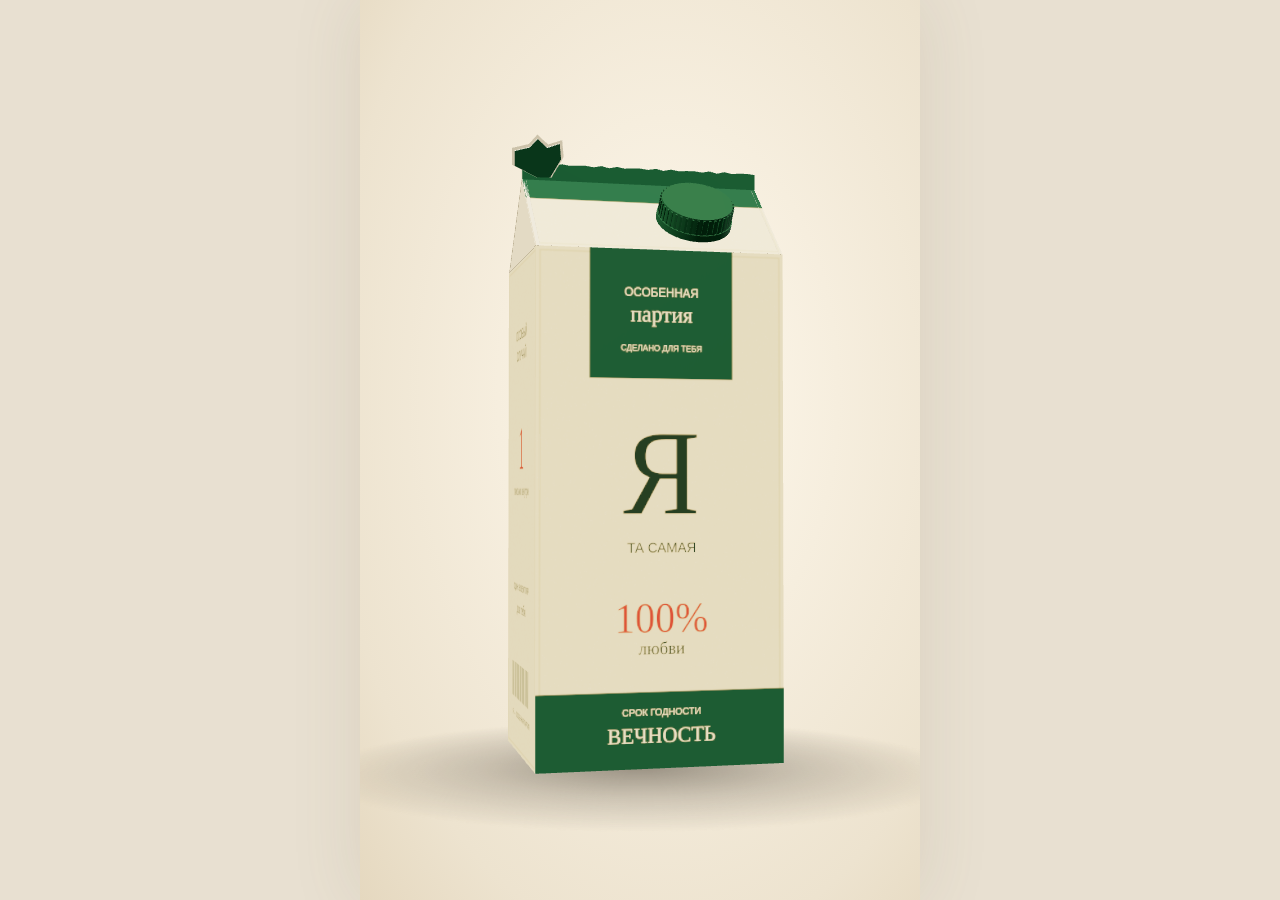
<file: index.html>
<!doctype html><html lang="ru"><head><meta charset="UTF-8"><meta name="viewport" content="width=device-width, initial-scale=1, viewport-fit=cover"><meta name="theme-color" content="#eee5d3"><title>Для Я — письмо внутри</title><meta name="description" content="Личное письмо для Я и Руслана."><link rel="icon" href="data:image/svg+xml,%3Csvg xmlns='http://www.w3.org/2000/svg' viewBox='0 0 32 32'%3E%3Crect width='32' height='32' rx='8' fill='%231c4536'/%3E%3Cpath d='M7 11h18v13H7zM7 11l9 7 9-7' fill='none' stroke='%23f4e8c8' stroke-width='2'/%3E%3C/svg%3E"><link rel="stylesheet" href="./style.css"><style>.poem p{font-size:clamp(16px,4.25vw,18px);line-height:1.7;margin:0 0 1.5em;overflow-wrap:break-word}.poem p:last-child{margin-bottom:0}dialog{scrollbar-width:none;-ms-overflow-style:none;-webkit-overflow-scrolling:touch}dialog::-webkit-scrollbar{display:none;width:0;height:0}</style></head><body>
<main id="experience" class="milk"><div id="bar-background" aria-hidden="true"></div><div class="bar-vignette" aria-hidden="true"></div><div id="stage" role="group" aria-label="Коробка для Я"><canvas id="scene" aria-hidden="true"></canvas></div><button id="tear-hit" class="object-hit" aria-label="Надорванный угол коробки" aria-describedby="edge-description"></button><span id="edge-description" class="sr-only">Потяните за угол, чтобы разорвать упаковку. С клавиатуры — нажмите Enter.</span><button id="paper-hit" class="object-hit" aria-label="Взять и раскрыть письмо" hidden></button><div id="loading" role="status">…</div><button id="fallback" hidden>Прочитать письмо</button><div class="subtitle" id="subtitle" aria-live="polite"></div></main>
<dialog id="letter" aria-labelledby="letter-title"><button id="close-letter" aria-label="Закрыть письмо">×</button><article class="paper"><h1 id="letter-title">Я,</h1><div id="letter-content" class="poem">
<p>Красота.<br>
Изящество.<br>
Блеск глаз.<br>
Искра.<br>
Я, кажется, ты влюблена!</p>
<p>Душа.<br>
Связь.<br>
Готовность не облизывать мёд целый час.<br>
Стоять непоколебимо.</p>
<p>Откусить поменьше каравая,<br>
дав мужу насладиться его силой и властью.<br>
Грамотность.<br>
Ум.<br>
Тактичность.</p>
<p>Я,<br>
твой верный друг<br>
отдаст тебя за тридцать рублей,<br>
чтоб тебя забрал<br>
добрый, крепкий, сильный зверь —<br>
медведь,<br>
медвежонок, каким его видишь ты.</p>
<p>На кабардинском знаю «упсо»!<br>
Спасибо, что вы here.</p>
<p>За Куготовых — каждый поднятый бокал<br>
четыре дня кряду!</p>
<p>Кусок торта, который предложат в селе<br>
с коровами и садом,<br>
куплю заранее!<br>
Не задумываясь, друга перебью.<br>
Толкнут в плечо, скажут: «Двадцатку!»<br>
Руку подниму,<br>
во всё горло крикну!</p>
<p>Московские понты<br>
на кабардинско-саратовской свадьбе!</p>
<p>Всё равно дешевле<br>
того самого лимонада,<br>
сладко направляющего<br>
в сторону правды.</p>
<p>Я вас обоих сильно люблю!<br>
Пучеглазик и я —<br>
ваши верные друзья.<br>
Когда надо — они тут.<br>
А если что — спрячетесь в теньку.</p>
</div></article></dialog><script type="module" src="./app.js?v=20261016-letters"></script></body></html>
</file>
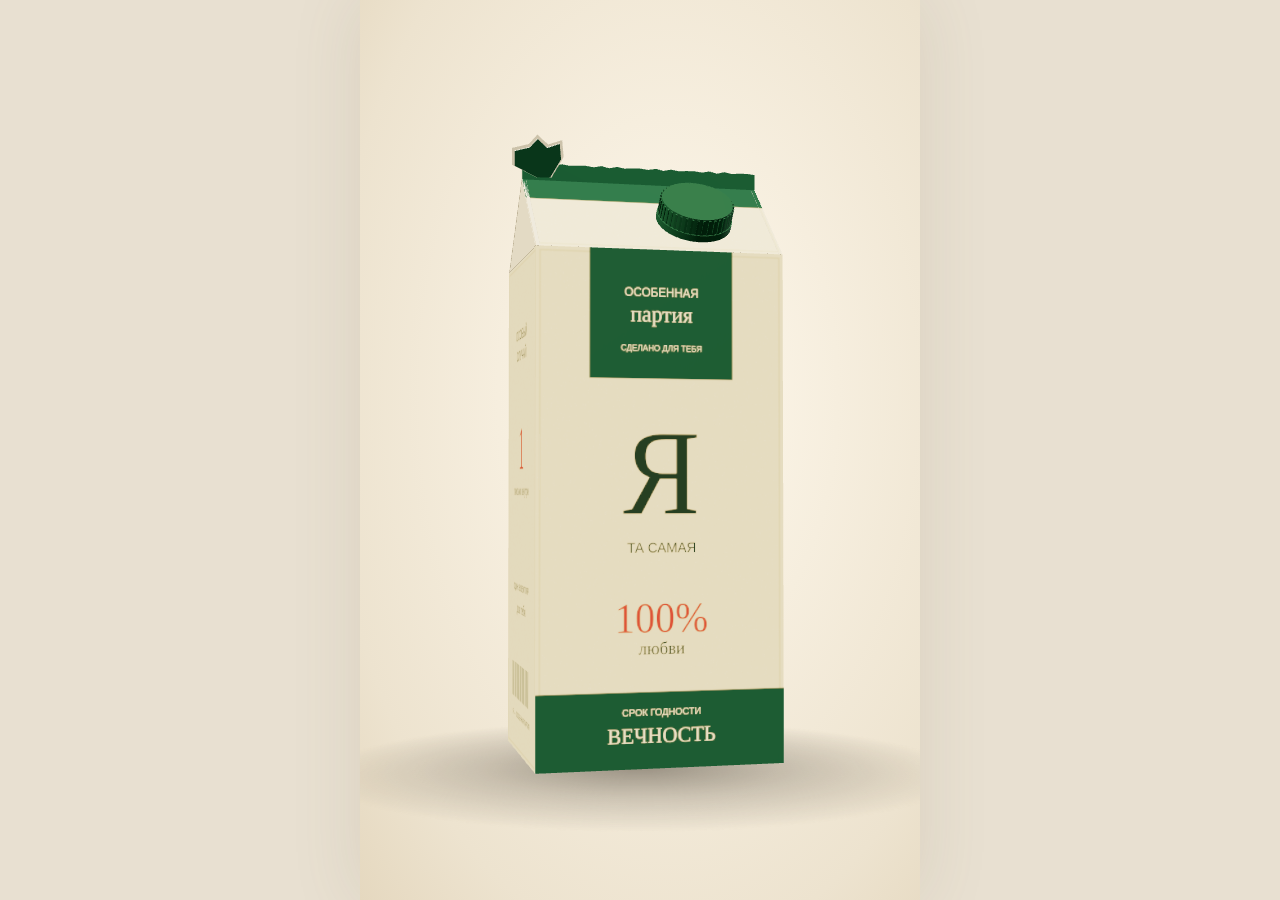
<file: for-ya/index.html>
<!doctype html><html lang="ru"><head><meta charset="UTF-8"><meta name="viewport" content="width=device-width, initial-scale=1, viewport-fit=cover"><meta name="theme-color" content="#eee5d3"><title>Для Я — письмо внутри</title><meta name="description" content="Личное письмо для Я и Руслана."><link rel="icon" href="data:image/svg+xml,%3Csvg xmlns='http://www.w3.org/2000/svg' viewBox='0 0 32 32'%3E%3Crect width='32' height='32' rx='8' fill='%231c4536'/%3E%3Cpath d='M7 11h18v13H7zM7 11l9 7 9-7' fill='none' stroke='%23f4e8c8' stroke-width='2'/%3E%3C/svg%3E"><link rel="stylesheet" href="../style.css"><style>.poem p{font-size:clamp(16px,4.25vw,18px);line-height:1.7;margin:0 0 1.5em;overflow-wrap:break-word}.poem p:last-child{margin-bottom:0}dialog{scrollbar-width:none;-ms-overflow-style:none;-webkit-overflow-scrolling:touch}dialog::-webkit-scrollbar{display:none;width:0;height:0}</style></head><body>
<main id="experience" class="milk"><div id="bar-background" aria-hidden="true"></div><div class="bar-vignette" aria-hidden="true"></div><div id="stage" role="group" aria-label="Коробка для Я"><canvas id="scene" aria-hidden="true"></canvas></div><button id="tear-hit" class="object-hit" aria-label="Надорванный угол коробки" aria-describedby="edge-description"></button><span id="edge-description" class="sr-only">Потяните за угол, чтобы разорвать упаковку. С клавиатуры — нажмите Enter.</span><button id="paper-hit" class="object-hit" aria-label="Взять и раскрыть письмо" hidden></button><div id="loading" role="status">…</div><button id="fallback" hidden>Прочитать письмо</button><div class="subtitle" id="subtitle" aria-live="polite"></div></main>
<dialog id="letter" aria-labelledby="letter-title"><button id="close-letter" aria-label="Закрыть письмо">×</button><article class="paper"><h1 id="letter-title">Я,</h1><div id="letter-content" class="poem">
<p>Красота.<br>
Изящество.<br>
Блеск глаз.<br>
Искра.<br>
Я, кажется, ты влюблена!</p>
<p>Душа.<br>
Связь.<br>
Готовность не облизывать мёд целый час.<br>
Стоять непоколебимо.</p>
<p>Откусить поменьше каравая,<br>
дав мужу насладиться его силой и властью.<br>
Грамотность.<br>
Ум.<br>
Тактичность.</p>
<p>Я,<br>
твой верный друг<br>
отдаст тебя за тридцать рублей,<br>
чтоб тебя забрал<br>
добрый, крепкий, сильный зверь —<br>
медведь,<br>
медвежонок, каким его видишь ты.</p>
<p>На кабардинском знаю «упсо»!<br>
Спасибо, что вы here.</p>
<p>За Куготовых — каждый поднятый бокал<br>
четыре дня кряду!</p>
<p>Кусок торта, который предложат в селе<br>
с коровами и садом,<br>
куплю заранее!<br>
Не задумываясь, друга перебью.<br>
Толкнут в плечо, скажут: «Двадцатку!»<br>
Руку подниму,<br>
во всё горло крикну!</p>
<p>Московские понты<br>
на кабардинско-саратовской свадьбе!</p>
<p>Всё равно дешевле<br>
того самого лимонада,<br>
сладко направляющего<br>
в сторону правды.</p>
<p>Я вас обоих сильно люблю!<br>
Пучеглазик и я —<br>
ваши верные друзья.<br>
Когда надо — они тут.<br>
А если что — спрячетесь в теньку.</p>
</div></article></dialog><script type="module" src="../app.js?v=20261016-letters"></script></body></html>
</file>
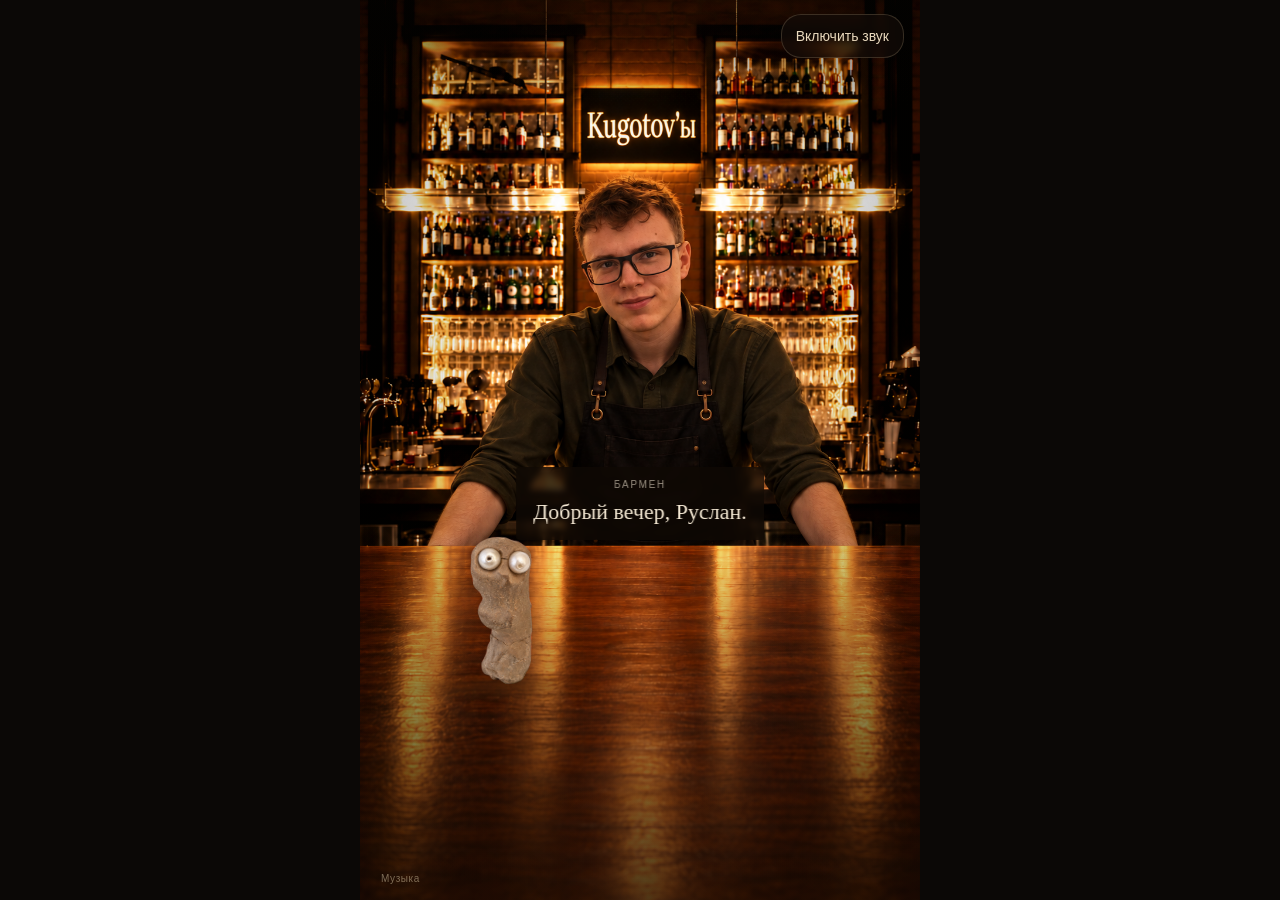
<file: ruslans/index.html>
<!doctype html><html lang="ru"><head><meta charset="UTF-8"><meta name="viewport" content="width=device-width, initial-scale=1, viewport-fit=cover"><meta name="theme-color" content="#110b07"><title>Ruslan’s</title><meta name="description" content="Один вечер в Ruslan’s. Виски, джаз и личное письмо."><link rel="icon" href="data:image/svg+xml,%3Csvg xmlns='http://www.w3.org/2000/svg' viewBox='0 0 32 32'%3E%3Crect width='32' height='32' rx='8' fill='%23281b10'/%3E%3Cpath d='M8 9h16l-2 15H10z' fill='none' stroke='%23d5b47b' stroke-width='2'/%3E%3Cpath d='M10 17h12v6H10z' fill='%239b622b'/%3E%3C/svg%3E"><link rel="stylesheet" href="../bar.css?v=20261016-kugotov"><style>.poem p{font-size:clamp(16px,4.25vw,18px);line-height:1.7;margin:0 0 1.5em;overflow-wrap:break-word}.poem p:last-child{margin-bottom:0}dialog{scrollbar-width:none;-ms-overflow-style:none;-webkit-overflow-scrolling:touch}dialog::-webkit-scrollbar{display:none;width:0;height:0}</style></head><body>
<main id="bar-experience" data-state="loading" aria-busy="true"><div id="bar-image" aria-hidden="true"></div><div class="vignette" aria-hidden="true"></div><canvas id="bar-canvas" aria-hidden="true"></canvas>
<button id="start-audio" hidden>Включить звук</button>
<div id="caption" class="caption" aria-live="polite"><span id="speaker"></span><span id="line"></span></div>
<div id="drink-menu" hidden><span class="menu-label">ВИСКИ</span><div class="drink-options"><button data-whisky="Бурбон">Бурбон<span>мягкий · ванильный</span></button><button data-whisky="Скотч">Скотч<span>дымный · выдержанный</span></button></div></div>
<button id="glass-hit" class="object-hit" aria-label="Взять стакан виски" hidden></button><button id="letter-hit" class="object-hit" aria-label="Взять и раскрыть письмо" hidden></button>
<div id="status" class="status" role="status" hidden></div><a class="music-credit" id="music-credit" href="./credits.html" target="_blank" rel="noopener">Музыка</a>
</main>
<dialog id="letter-dialog" aria-labelledby="letter-title"><button id="close-letter" aria-label="Закрыть письмо">×</button><article class="paper"><h2 id="letter-title">Руслан,</h2><div class="letter-content poem">
<p>Сильное плечо.<br>
Добрый ум.<br>
Улыбка на всё лицо,<br>
когда происходит яблока бум.</p>
<p>Синонимов к тебе почти сто,<br>
и перечислять их жена сможет безустанно.</p>
<p>Я счастлив и рад,<br>
мой друг:<br>
у тебя есть всё,<br>
а именно — жена-друг.</p>
<p>Не даст ни минуты расслабиться.<br>
На спидометре превысишь градус — обидится.<br>
И через секунду простит,<br>
проявив<br>
женственную,<br>
сильную<br>
слабость.</p>
<p>Прыгнет в объятия —<br>
и обовьёт тебя,<br>
как вершину Эльбруса<br>
обнимает облачный вяз.</p>
<p>Люблю тебя, мой друг.<br>
Кх п б.<br>
Упсо!</p>
<p>Подписываюсь фирменным аутистическим швом,<br>
шарм которого ты можешь почувствовать руками,<br>
убрав обратно своё письмо.</p>
</div></article></dialog><script type="module" src="../bar.js"></script></body></html>
</file>
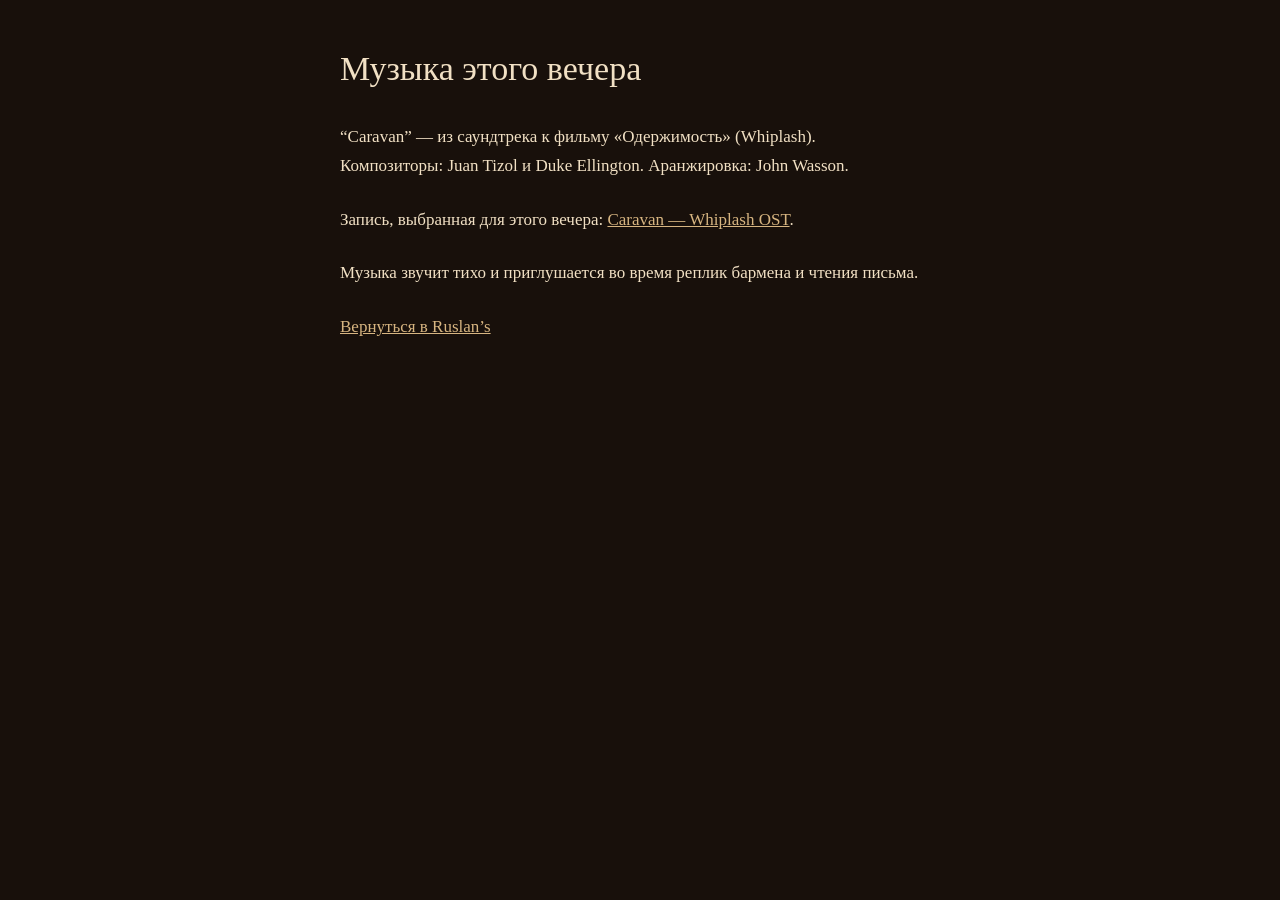
<file: ruslans/credits.html>
<!doctype html><html lang="ru"><meta charset="utf-8"><meta name="viewport" content="width=device-width, initial-scale=1"><title>Музыка — Ruslan’s</title><style>body{margin:40px auto;padding:0 24px;max-width:600px;font:17px/1.7 Georgia,serif;background:#18100b;color:#f1e0c4}a{color:#d7b581}h1{font-weight:400}p{margin:25px 0}</style><h1>Музыка этого вечера</h1><p>“Caravan” — из саундтрека к фильму «Одержимость» (Whiplash).<br>Композиторы: Juan Tizol и Duke Ellington. Аранжировка: John Wasson.</p><p>Запись, выбранная для этого вечера: <a href="https://my.mail.ru/music/songs/juan-tizol-and-duke-ellington-caravan-ost-%D0%BE%D0%B4%D0%B5%D1%80%D0%B6%D0%B8%D0%BC%D0%BE%D1%81%D1%82%D1%8C-whiplash-f6b1778a1e458137f5166d7335326bf4">Caravan — Whiplash OST</a>.</p><p>Музыка звучит тихо и приглушается во время реплик бармена и чтения письма.</p><p><a href="./">Вернуться в Ruslan’s</a></p></html>
</file>
<file: style.css>
:root{font-family:Arial,Helvetica,sans-serif;color:#244436;background:#e8e0d1;font-synthesis:none}*{box-sizing:border-box}html,body{margin:0;min-height:100%;overscroll-behavior:none}button{-webkit-tap-highlight-color:transparent;cursor:pointer;font:inherit}button:focus-visible{outline:2px solid #9c743e;outline-offset:5px}[hidden]{display:none!important}#experience{position:relative;margin:auto;width:100%;max-width:560px;height:100vh;height:100svh;overflow:hidden;background:radial-gradient(ellipse at 55% 44%,#fff9ed,#ede3cf 78%,#e5d8bf);isolation:isolate}.bar{background:#100a06!important;color:#f2e5cb}.bar #bar-background{opacity:1}#stage{position:absolute;inset:0}#scene{display:block;width:100%;height:100%;touch-action:none;user-select:none;-webkit-user-select:none}#bar-background{position:absolute;inset:0;background:url('assets/bar-ruslan-c.png') center center/cover no-repeat;opacity:0}.bar-vignette{position:absolute;inset:0;opacity:0;pointer-events:none;background:linear-gradient(0deg,#0b0604b0 0%,transparent 35%,transparent 75%,#09040120)}.bar .bar-vignette{opacity:1}.object-hit{position:absolute;z-index:3;transform:translate(-50%,-50%);border:0;background:transparent;border-radius:8px;touch-action:none;user-select:none;-webkit-user-select:none}.object-hit:focus-visible{outline-offset:0;outline:2px dashed #8c734488}.grabbing,.grabbing .object-hit{cursor:grabbing}#loading{position:absolute;inset:48% 0 auto;text-align:center;font-family:Georgia,serif;font-size:30px;z-index:6;pointer-events:none}#fallback{position:absolute;left:50%;top:57%;transform:translateX(-50%);border:0;padding:16px 24px;background:#244436;color:#fff4d9;border-radius:4px;z-index:6}.subtitle{position:absolute;bottom:calc(27% + env(safe-area-inset-bottom));left:50%;transform:translateX(-50%);white-space:nowrap;font-family:Georgia,'Times New Roman',serif;font-size:clamp(21px,5.6vw,28px);font-weight:400;line-height:1.4;letter-spacing:.01em;text-shadow:0 2px 10px #000;opacity:0;transition:opacity .5s;background:#0c070455;padding:8px 15px;border-radius:3px;pointer-events:none}.subtitle.visible{opacity:1}.reset{position:absolute;right:20px;top:calc(18px + env(safe-area-inset-top));z-index:7;font-size:13px;letter-spacing:.02em;background:#f5ecd9aa;color:#66573d;border:1px solid #b7a78966;border-radius:20px;padding:9px 14px;backdrop-filter:blur(8px)}.bar .reset{background:#100a0688;color:#f1e2c5;border-color:#d4bf9444}.sr-only{position:absolute;width:1px;height:1px;padding:0;margin:-1px;overflow:hidden;clip:rect(0,0,0,0);white-space:nowrap;border:0}dialog{padding:0;border:0;background:#f4ead6;color:#443a2d;width:min(470px,calc(100% - 32px));max-height:calc(100svh - 80px);box-shadow:0 15px 65px #0005;opacity:0;transform:translateY(12px) scale(.96);transition:opacity .35s,transform .45s;overflow:auto;overscroll-behavior:contain}dialog[open]{opacity:1;transform:translateY(0) scale(1)}@starting-style{dialog[open]{opacity:0;transform:translateY(12px) scale(.96)}}dialog::backdrop{background:#0a080477;backdrop-filter:blur(7px)}.paper{padding:52px 32px 45px;min-height:400px;background:linear-gradient(0deg,transparent 33%,#bba58316 33.1%,transparent 33.6%,transparent 66%,#bba58316 66.1%,transparent 66.6%)}#close-letter{position:absolute;right:9px;top:7px;width:44px;height:44px;background:none;border:0;color:#8c7c61;font-size:28px}h1{font:italic 44px Georgia,'Times New Roman',serif;margin:15px 0 29px;letter-spacing:-.02em}p{font:19px/1.85 Georgia,'Times New Roman',serif;margin:0 0 20px}.letter-end{margin-top:45px;font:16px/1.7 Arial,sans-serif}.letter-end em{font:italic 23px Georgia,serif}@media(min-width:760px){#experience{box-shadow:0 0 65px #78684520}}@media(prefers-reduced-motion:reduce){*,*::before,*::after{transition:none!important}}
</file>
<file: bar.css>
:root{font-family:Arial,Helvetica,sans-serif;color:#f5e9d4;background:#0b0806;font-synthesis:none}*{box-sizing:border-box}html,body{margin:0;overscroll-behavior:none}button,a{-webkit-tap-highlight-color:transparent}button{font:inherit;cursor:pointer}button:focus-visible,a:focus-visible{outline:2px solid #d2b384;outline-offset:4px}[hidden]{display:none!important}#bar-experience{position:relative;margin:auto;max-width:560px;width:100%;height:100vh;height:100svh;overflow:hidden;isolation:isolate;background:#110b07}#bar-image{position:absolute;inset:0;background:url('assets/bar-kugotovy-bartender.png') center center/cover no-repeat;transform:scale(1);filter:brightness(1);transition:transform 2.3s cubic-bezier(.2,.65,.3,1),filter 2s;will-change:transform}.vignette{position:absolute;inset:0;pointer-events:none;background:linear-gradient(0deg,#100803a6 0%,transparent 42%,transparent 88%,#05030166),radial-gradient(ellipse at 50% 43%,transparent 35%,#05030066);z-index:1}#bar-canvas{position:absolute;inset:0;width:100%;height:100%;display:block;touch-action:none;z-index:2}#start-audio{position:absolute;z-index:7;right:16px;top:calc(14px + env(safe-area-inset-top));color:#e9d9bd;background:#140d08aa;border:1px solid #dcc49833;backdrop-filter:blur(5px);border-radius:20px;font-size:14px;padding:10px 14px;min-height:44px}.caption{position:absolute;z-index:4;left:50%;bottom:40%;transform:translateX(-50%) translateY(5px);max-width:calc(100% - 36px);width:max-content;text-align:center;opacity:0;transition:opacity .25s,transform .3s;pointer-events:none;padding:12px 17px;background:#100904c9;backdrop-filter:blur(3px);border-radius:3px}.caption.visible{opacity:1;transform:translateX(-50%) translateY(0)}#speaker{display:block;font-size:10px;letter-spacing:.17em;opacity:.6;margin-bottom:7px}#line{display:block;font:22px/1.4 Georgia,'Times New Roman',serif;white-space:normal}#drink-menu{position:absolute;bottom:calc(5% + env(safe-area-inset-bottom));left:20px;right:20px;z-index:5;text-align:center;padding:15px 0}.menu-label{font-size:11px;letter-spacing:.24em;opacity:.75;display:block;margin-bottom:11px}.drink-options{display:flex;gap:10px}.drink-options button{flex:1;border:1px solid #d0b48688;border-radius:4px;background:#1a100ade;color:#f4e3c4;font:22px Georgia,serif;padding:14px 8px;backdrop-filter:blur(8px);min-height:80px}.drink-options button span{display:block;font:11px Arial,sans-serif;opacity:.64;margin-top:8px}.object-hit{position:absolute;z-index:6;transform:translate(-50%,-50%);background:transparent;border:0;touch-action:none;border-radius:10px}.object-hit:focus-visible{outline:2px dashed #dec49166;outline-offset:0}.music-credit{position:absolute;bottom:calc(11px + env(safe-area-inset-bottom));left:16px;z-index:7;color:#ead8b477;font-size:10px;letter-spacing:.06em;text-decoration:none;padding:5px}.status{position:absolute;bottom:8%;left:25px;right:25px;font-size:14px;line-height:1.5;text-align:center;z-index:6}dialog{padding:0;border:0;width:min(470px,calc(100% - 32px));max-height:calc(100svh - 75px);background:#f3e9d6;color:#443a2d;box-shadow:0 15px 70px #0006;overflow:auto;overscroll-behavior:contain;opacity:0;transform:translateY(12px) scale(.96);transition:opacity .4s,transform .5s}dialog[open]{opacity:1;transform:translateY(0) scale(1)}@starting-style{dialog[open]{opacity:0;transform:translateY(12px) scale(.96)}}dialog::backdrop{background:#100b0688;backdrop-filter:blur(8px)}#close-letter{position:absolute;right:10px;top:7px;background:none;border:0;color:#89785d;width:44px;height:44px;font-size:28px}.paper{padding:52px 30px 45px;min-height:470px;background:linear-gradient(0deg,transparent 33%,#bba58316 33.1%,transparent 33.6%,transparent 66%,#bba58316 66.1%,transparent 66.6%)}.paper-eyebrow{font-size:10px;letter-spacing:.2em;opacity:.6}h2{font:italic 43px Georgia,serif;margin:25px 0}p{font:19px/1.8 Georgia,serif;margin:0 0 21px}.signature{font:italic 25px Georgia,serif;margin-top:37px}@media(max-height:650px){.caption{bottom:40%;padding:8px 12px}#line{font-size:19px}.drink-options button{font-size:19px;padding:10px 8px;min-height:64px}#drink-menu{bottom:3%;padding:8px 0}.menu-label{margin-bottom:6px}.drink-options button span{font-size:10px}}@media(prefers-reduced-motion:reduce){*{transition:none!important}}
</file>
